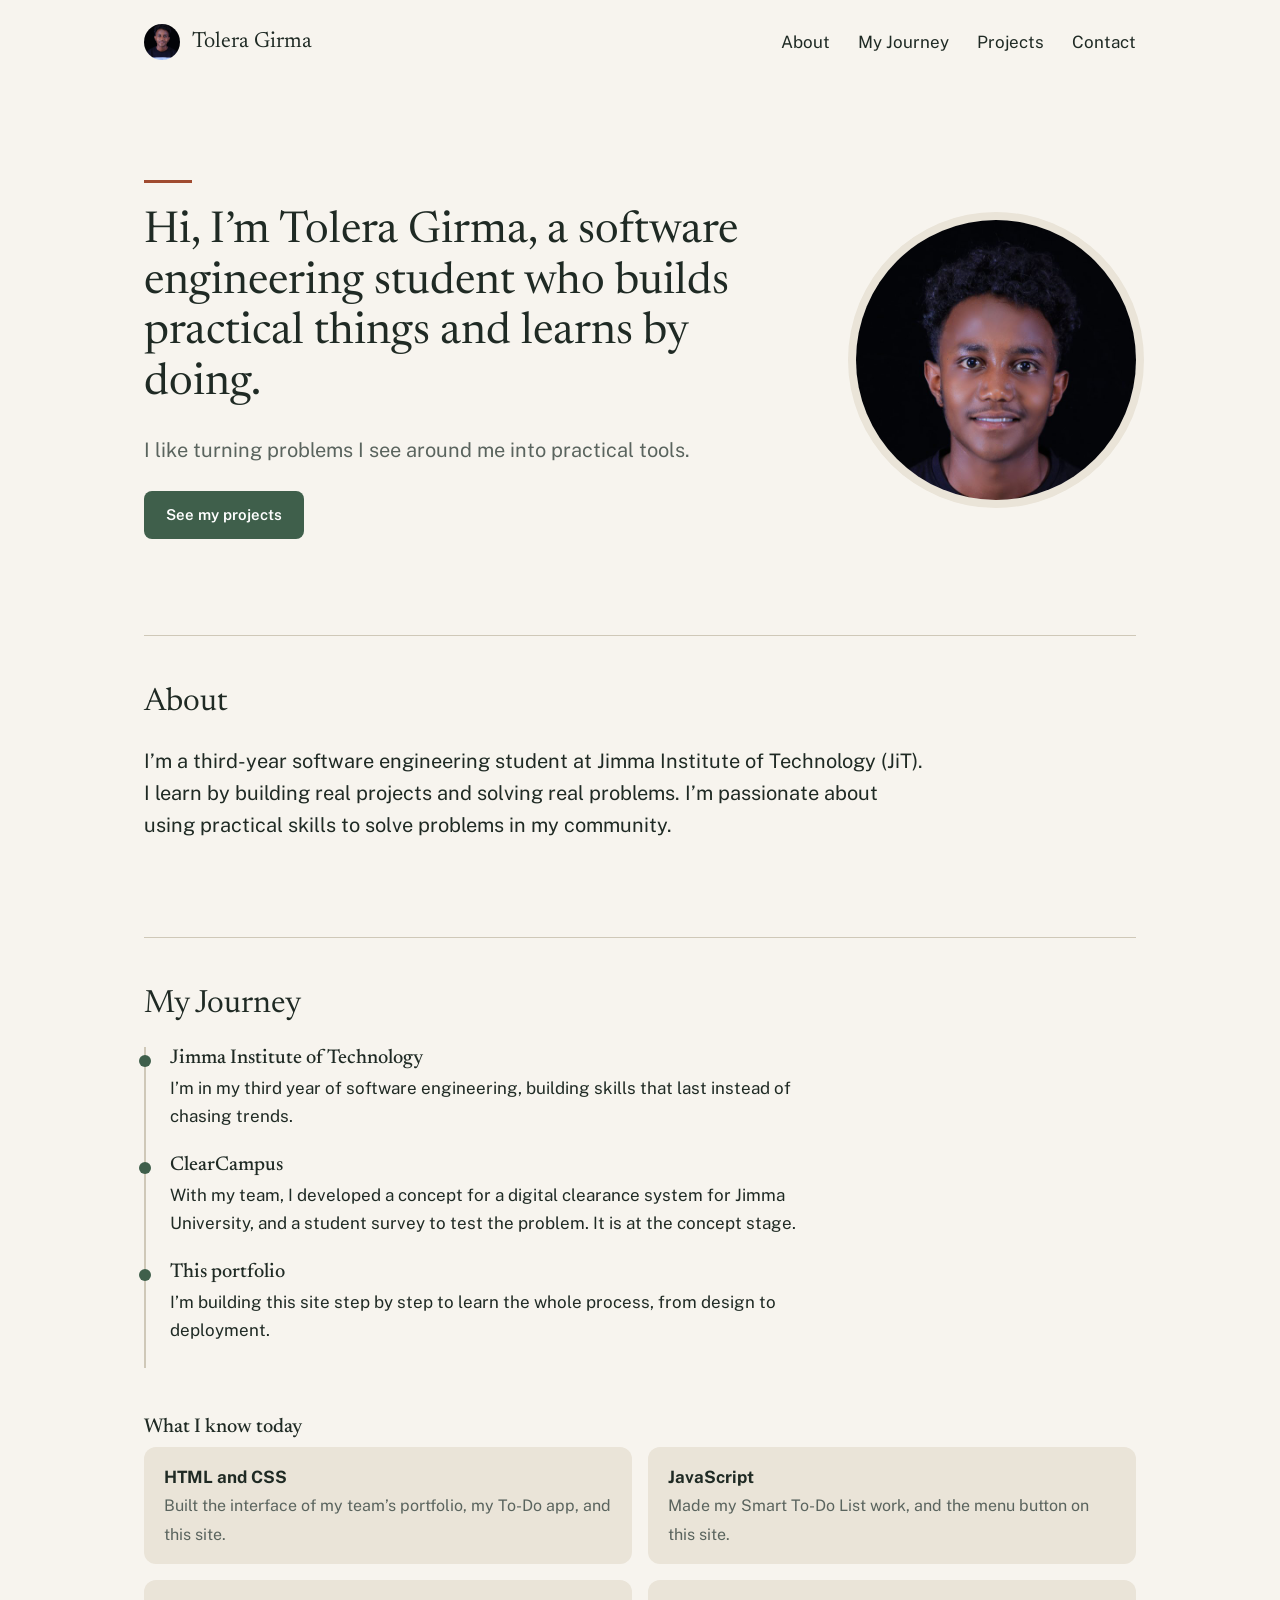
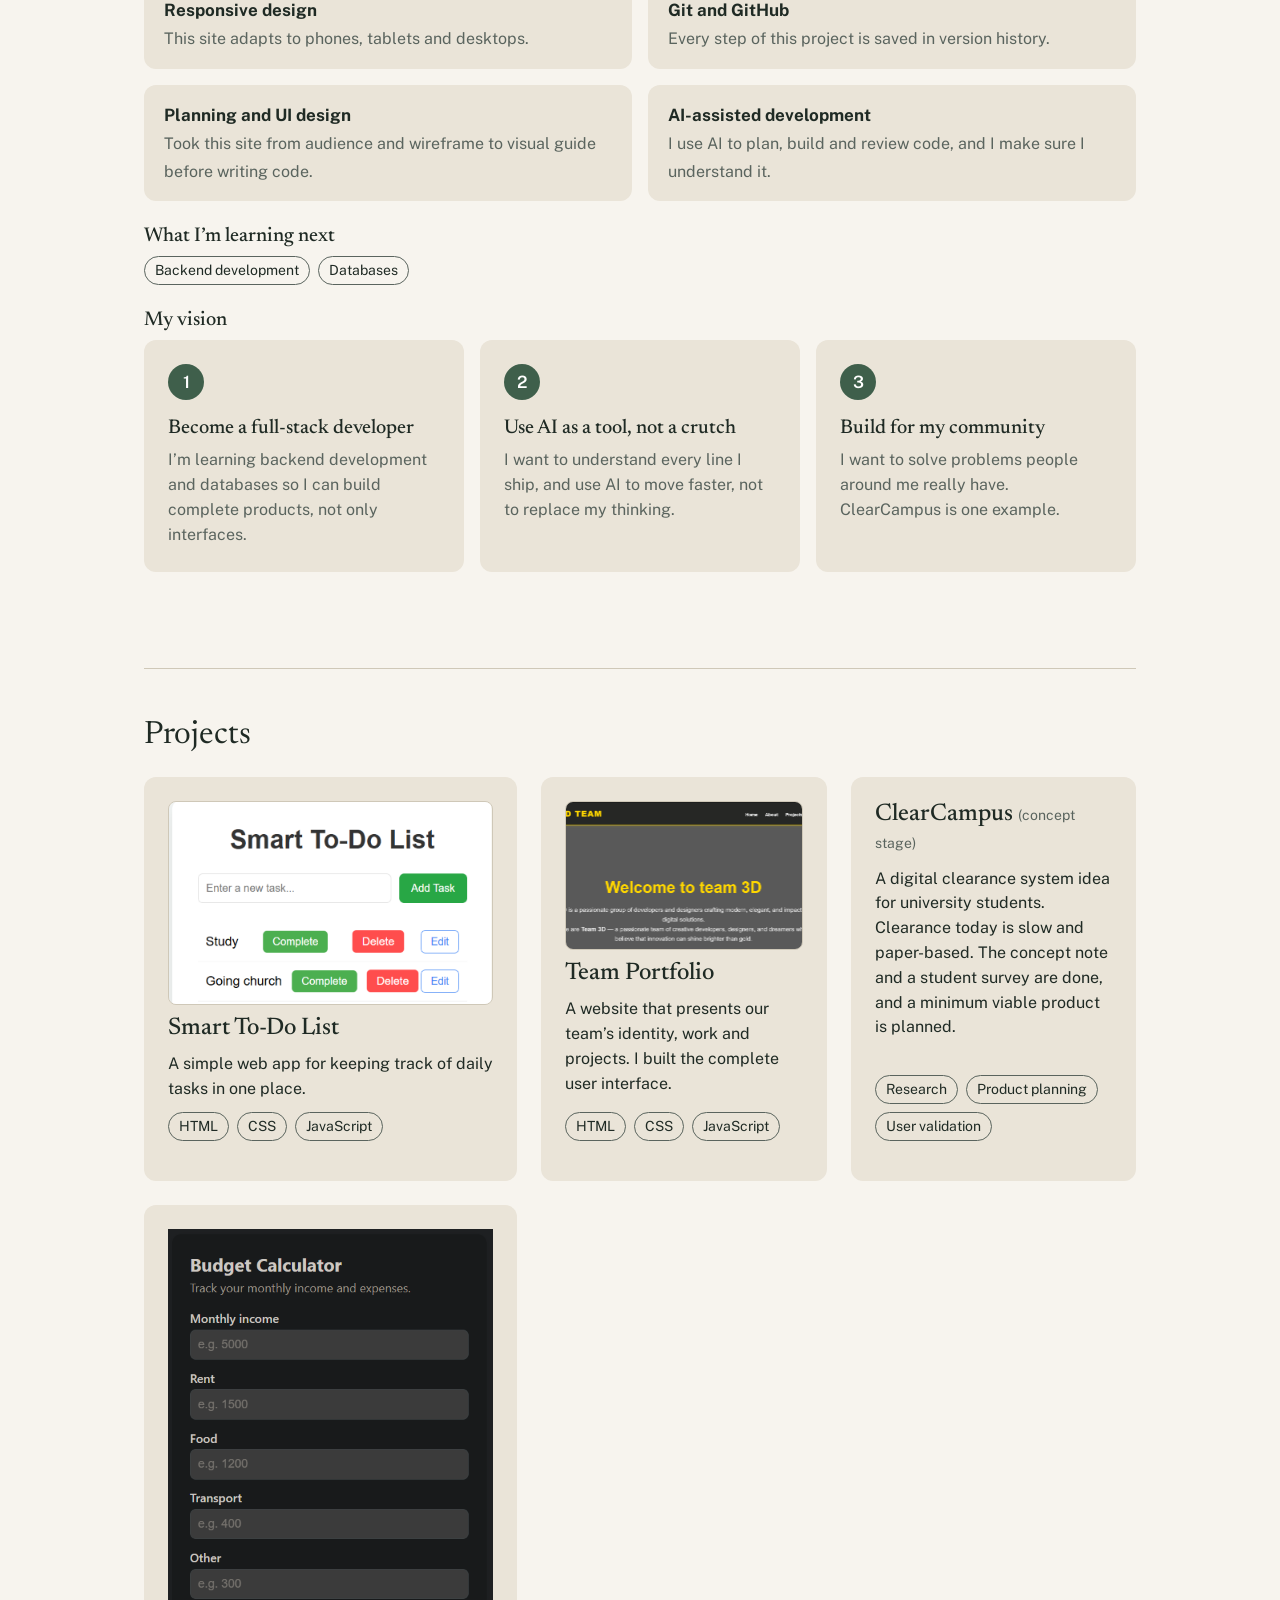
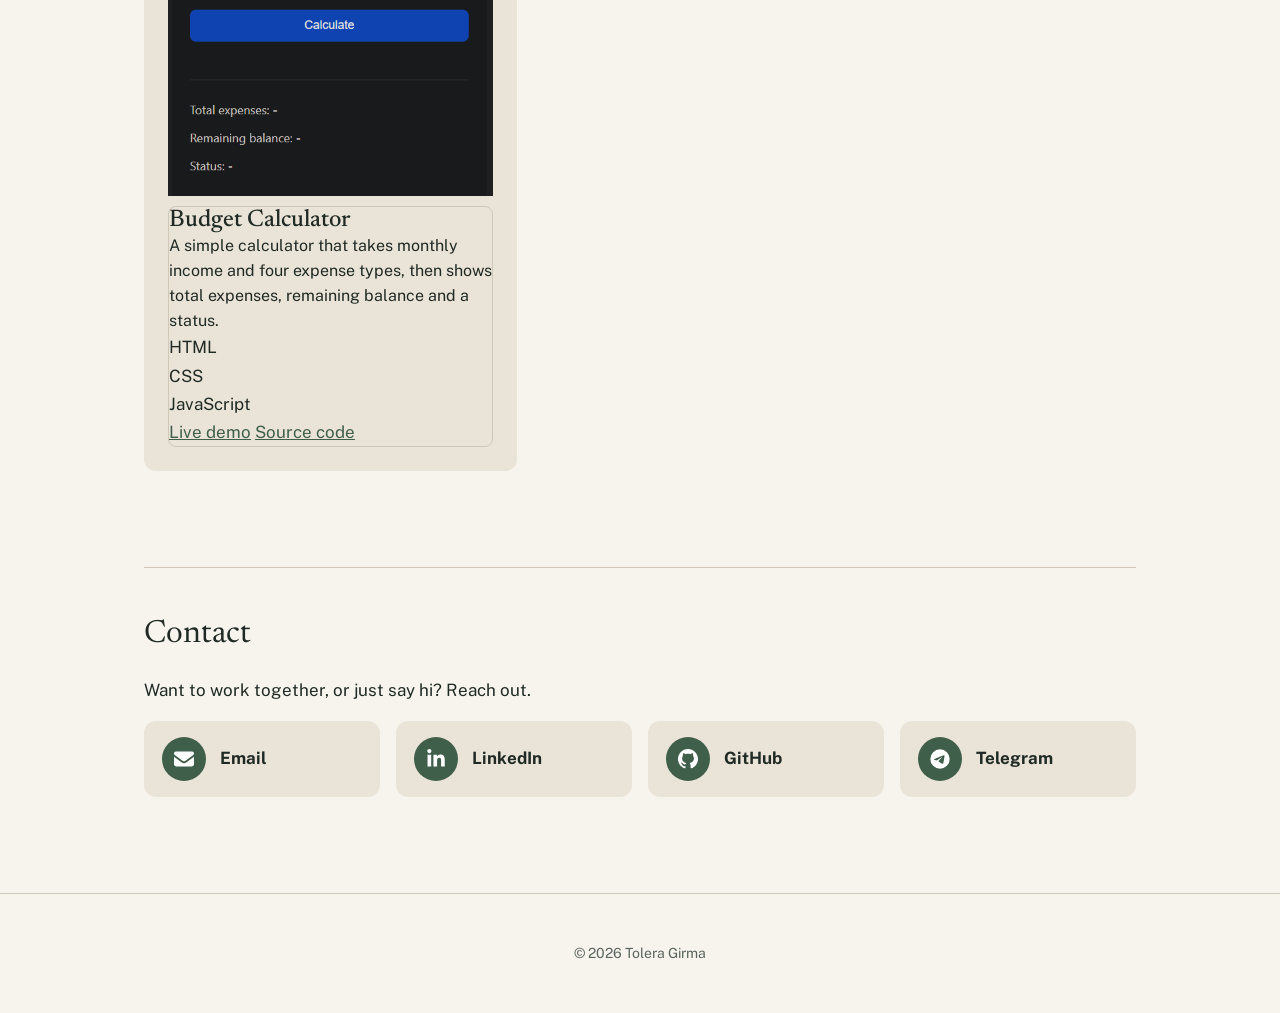
<file: index.html>
<!DOCTYPE html>
<html lang="en">
<head>
  <meta charset="UTF-8">
  <meta name="viewport" content="width=device-width, initial-scale=1">  <meta name="color-scheme" content="light dark">
  <meta name="theme-color" content="#F7F4EE" media="(prefers-color-scheme: light)">
  <meta name="theme-color" content="#171C19" media="(prefers-color-scheme: dark)">
  <meta name="description" content="Tolera Girma, a software engineering student who builds practical things and learns by doing.">
    <!-- Link preview (Open Graph and Twitter card) -->
  <meta property="og:type" content="website">
  <meta property="og:title" content="Tolera Girma – Software Engineering Student">
  <meta property="og:description" content="I like turning problems I see around me into practical tools. Projects, skills and my journey as a software engineering student.">
  <meta property="og:url" content="https://tolera-g.github.io/Tolera-Portifolio">
  <meta property="og:image" content="https://tolera-g.github.io/Tolera-Portifolio/images/share.png">
  <meta property="og:image:alt" content="Tolera Girma, software engineering student, with a portrait photo">
  <meta name="twitter:card" content="summary_large_image">
  <title>Tolera Girma – Software Engineering Student</title>
  <link rel="icon" href="images/tolera-small.jpg">
  <link rel="preconnect" href="https://fonts.googleapis.com">
  <link rel="preconnect" href="https://fonts.gstatic.com" crossorigin>
  <link rel="stylesheet" href="https://fonts.googleapis.com/css2?family=Newsreader:wght@400;500&family=Public+Sans:wght@400;600&display=swap">
  <link rel="stylesheet" href="style.css">
</head>
<body>

  <!-- 1. Navigation bar -->
  <header class="site-header">
    <a class="site-name" href="#top">
  <img class="site-photo" src="images/tolera.JPG" alt="" width="36" height="36">
  <span>Tolera Girma</span>
</a>
    <button class="menu-toggle" type="button" aria-expanded="false" aria-controls="main-nav" aria-label="Menu">
  <svg viewBox="0 0 24 24" aria-hidden="true" focusable="false">
    <path d="M4 6h16M4 12h16M4 18h16"/>
  </svg>
</button>
<nav id="main-nav" aria-label="Main">
      <ul>
        <li><a href="#about">About</a></li>
        <li><a href="#journey">My Journey</a></li>
        <li><a href="#projects">Projects</a></li>
        <li><a href="#contact">Contact</a></li>
      </ul>
    </nav>
  </header>

  <main id="top">

    <!-- 2. Hero: the 10-second message -->
    <section class="hero" aria-labelledby="hero-title">
      <div class="hero-text">
        <h1 id="hero-title">Hi, I’m Tolera Girma, a software engineering student who builds practical things and learns by doing.</h1>
        <p>I like turning problems I see around me into practical tools.</p>
        <a class="button" href="#projects">See my projects</a>
      </div>
      <img class="hero-photo" src="images/tolera-hero.jpg" alt="Portrait of Tolera Girma" width="280" height="280">
    </section>

    <!-- 3. About -->
    <section id="about" aria-labelledby="about-title">
      <h2 id="about-title">About</h2>
      <p>I’m a third-year software engineering student at Jimma Institute of Technology (JiT). I learn by building real projects and solving real problems. I’m passionate about using practical skills to solve problems in my community.</p>
    </section>

    <!-- 4. My Journey (to be written by Tolera) -->
    <section id="journey" aria-labelledby="journey-title">
  <h2 id="journey-title">My Journey</h2>

  <ol class="timeline">
    <li>
      <h3>Jimma Institute of Technology</h3>
      <p>I’m in my third year of software engineering, building skills that last instead of chasing trends.</p>
    </li>
    <li>
      <h3>ClearCampus</h3>
      <p>With my team, I developed a concept for a digital clearance system for Jimma University, and a student survey to test the problem. It is at the concept stage.</p>
    </li>
    <li>
      <h3>This portfolio</h3>
      <p>I’m building this site step by step to learn the whole process, from design to deployment.</p>
    </li>
  </ol>

  <h3 class="subhead">What I know today</h3>
  <ul class="skill-list">
    <li><strong>HTML and CSS</strong><span>Built the interface of my team’s portfolio, my To-Do app, and this site.</span></li>
    <li><strong>JavaScript</strong><span>Made my Smart To-Do List work, and the menu button on this site.</span></li>
    <li><strong>Responsive design</strong><span>This site adapts to phones, tablets and desktops.</span></li>
    <li><strong>Git and GitHub</strong><span>Every step of this project is saved in version history.</span></li>
    <li><strong>Planning and UI design</strong><span>Took this site from audience and wireframe to visual guide before writing code.</span></li>
    <li><strong>AI-assisted development</strong><span>I use AI to plan, build and review code, and I make sure I understand it.</span></li>
  </ul>

  <h3 class="subhead">What I’m learning next</h3>
  <ul class="tags" aria-label="Skills I am learning">
    <li>Backend development</li>
    <li>Databases</li>
  </ul>

  <h3 class="subhead">My vision</h3>
  <ul class="vision-list">
  <li class="vision-card">
    <span class="vision-number" aria-hidden="true">1</span>
    <h4>Become a full-stack developer</h4>
    <p>I’m learning backend development and databases so I can build complete products, not only interfaces.</p>
  </li>
  <li class="vision-card">
    <span class="vision-number" aria-hidden="true">2</span>
    <h4>Use AI as a tool, not a crutch</h4>
    <p>I want to understand every line I ship, and use AI to move faster, not to replace my thinking.</p>
  </li>
  <li class="vision-card">
    <span class="vision-number" aria-hidden="true">3</span>
    <h4>Build for my community</h4>
    <p>I want to solve problems people around me really have. ClearCampus is one example.</p>
  </li>
</ul>

    <!-- 5. Projects -->
    <section id="projects" aria-labelledby="projects-title">
      <h2 id="projects-title">Projects</h2>

      <article class="project-card">
        <img class="project-shot" src="images/smart to do.png" alt="Screenshot of the Smart To-Do List app showing a list of tasks" width="640" height="400" loading="lazy">
        <h3>Smart To-Do List</h3>
        <p>A simple web app for keeping track of daily tasks in one place.</p>
        <ul class="tags" aria-label="Skills used">
          <li>HTML</li>
          <li>CSS</li>
          <li>JavaScript</li>
        </ul>
        <!-- Project link goes here later -->
      </article>

      <article class="project-card">
        <img class="project-shot" src="images/team.png" alt="Screenshot of the Team Portfolio website homepage" width="640" height="400" loading="lazy">
        <h3>Team Portfolio</h3>
        <p>A website that presents our team’s identity, work and projects. I built the complete user interface.</p>
        <ul class="tags" aria-label="Skills used">
          <li>HTML</li>
          <li>CSS</li>
          <li>JavaScript</li>
        </ul>
        <!-- Project link goes here later -->
      </article>

      <article class="project-card">
        <!-- Visual goes here later -->
        <h3>ClearCampus <span class="status">(concept stage)</span></h3>
        <p>A digital clearance system idea for university students. Clearance today is slow and paper-based. The concept note and a student survey are done, and a minimum viable product is planned.</p>
        <ul class="tags" aria-label="Skills used">
          <li>Research</li>
          <li>Product planning</li>
          <li>User validation</li>
        </ul>
      </article>
      <!-- Budget Calculator -->
<article class="project-card">
  <img
    src="images/calculator.png"
    alt="Screenshot of the Budget Calculator showing total expenses and remaining balance"
    loading="lazy">
  <div class="project-shot">
    <h3>Budget Calculator</h3>
    <p>
      A simple calculator that takes monthly income and four expense types,
      then shows total expenses, remaining balance and a status.
    </p>
    <ul class="project-tags">
      <li>HTML</li>
      <li>CSS</li>
      <li>JavaScript</li>
    </ul>
    <div class="project-links">
      <a href="https://tolera-g.github.io/BUDGET-CALCULATOR/" target="_blank" rel="noopener">Live demo</a>
      <a href="https://github.com/Tolera-G/BUDGET-CALCULATOR" target="_blank" rel="noopener">Source code</a>
    </div>
  </div>
</article>
    </section>

    <!-- 6. Contact -->
    <section id="contact" aria-labelledby="contact-title">
      <h2 id="contact-title">Contact</h2>
      <p>Want to work together, or just say hi? Reach out.</p>
      <ul class="contact-links">
        <li>
          <a class="contact-card" href="mailto:tolergirm@gmail.com">
            <span class="contact-icon"><svg viewBox="0 0 512 512" aria-hidden="true" focusable="false"><path d="M48 64c-26.5 0-48 21.5-48 48 0 15.1 7.1 29.3 19.2 38.4l208 156c17.1 12.8 40.5 12.8 57.6 0l208-156c12.1-9.1 19.2-23.3 19.2-38.4 0-26.5-21.5-48-48-48L48 64zM0 196L0 384c0 35.3 28.7 64 64 64l384 0c35.3 0 64-28.7 64-64l0-188-198.4 148.8c-34.1 25.6-81.1 25.6-115.2 0L0 196z"/></svg></span>
            <span class="contact-text"><strong>Email</strong></span>
          </a>
        </li>
        <li>
          <a class="contact-card" href="https://www.linkedin.com/in/tolera-girma">
            <span class="contact-icon"><svg viewBox="0 0 448 512" aria-hidden="true" focusable="false"><path d="M100.3 448l-92.9 0 0-299.1 92.9 0 0 299.1zM53.8 108.1C24.1 108.1 0 83.5 0 53.8 0 39.5 5.7 25.9 15.8 15.8s23.8-15.8 38-15.8 27.9 5.7 38 15.8 15.8 23.8 15.8 38c0 29.7-24.1 54.3-53.8 54.3zM447.9 448l-92.7 0 0-145.6c0-34.7-.7-79.2-48.3-79.2-48.3 0-55.7 37.7-55.7 76.7l0 148.1-92.8 0 0-299.1 89.1 0 0 40.8 1.3 0c12.4-23.5 42.7-48.3 87.9-48.3 94 0 111.3 61.9 111.3 142.3l0 164.3-.1 0z"/></svg></span>
            <span class="contact-text"><strong>LinkedIn</strong></span>
          </a>
        </li>
        <li>
          <a class="contact-card" href="https://github.com/Tolera-G">
            <span class="contact-icon"><svg viewBox="0 0 512 512" aria-hidden="true" focusable="false"><path d="M216.5 362.5c-66-8-112.5-55.5-112.5-117 0-25 9-52 24-70-6.5-16.5-5.5-51.5 2-66 20-2.5 47 8 63 22.5 19-6 39-9 63.5-9s44.5 3 62.5 8.5c15.5-14 43-24.5 63-22 7 13.5 8 48.5 1.5 65.5 16 19 24.5 44.5 24.5 70.5 0 61.5-46.5 108-113.5 116.5 17 11 28.5 35 28.5 62.5l0 52C323 491.5 335.5 500 350.5 494 441 459.5 512 369 512 257 512 115.5 397 0 255.5 0S0 115.5 0 257c0 111 70.5 203 165.5 237.5 13.5 5 26.5-4 26.5-17.5l0-40c-7 3-16 5-24 5-33 0-52.5-18-66.5-51.5-5.5-13.5-11.5-21.5-23-23-6-.5-8-3-8-6 0-6 10-10.5 20-10.5 14.5 0 27 9 40 27.5 10 14.5 20.5 21 33 21s20.5-4.5 32-16c8.5-8.5 15-16 21-21z"/></svg></span>
            <span class="contact-text"><strong>GitHub</strong></span>
          </a>
        </li>
        <li>
          <a class="contact-card" href="https://t.me/kibowreal">
            <span class="contact-icon"><svg viewBox="0 0 512 512" aria-hidden="true" focusable="false"><path d="M256 8a248 248 0 1 0 0 496 248 248 0 1 0 0-496zM371 176.7c-3.7 39.2-19.9 134.4-28.1 178.3-3.5 18.6-10.3 24.8-16.9 25.4-14.4 1.3-25.3-9.5-39.3-18.7-21.8-14.3-34.2-23.2-55.3-37.2-24.5-16.1-8.6-25 5.3-39.5 3.7-3.8 67.1-61.5 68.3-66.7 .2-.7 .3-3.1-1.2-4.4s-3.6-.8-5.1-.5c-2.2 .5-37.1 23.5-104.6 69.1-9.9 6.8-18.9 10.1-26.9 9.9-8.9-.2-25.9-5-38.6-9.1-15.5-5-27.9-7.7-26.8-16.3 .6-4.5 6.7-9 18.4-13.7 72.3-31.5 120.5-52.3 144.6-62.3 68.9-28.6 83.2-33.6 92.5-33.8 2.1 0 6.6 .5 9.6 2.9 2 1.7 3.2 4.1 3.5 6.7 .5 3.2 .6 6.5 .4 9.8z"/></svg></span>
            <span class="contact-text"><strong>Telegram</strong></span>
          </a>
        </li>
      </ul>
      <!-- Icons: Font Awesome Free (CC BY 4.0), fontawesome.com/license/free -->
    </section>

  </main>

  <!-- 7. Footer -->
  <footer class="site-footer">
    <p>© 2026 Tolera Girma</p>
  </footer>

  <script src="main.js"></script>
</body>
</html>
</file>
<file: style.css>
/* 1. Design tokens (named values used everywhere below) */
:root {
  --on-forest: #fff;                      /* text and icons on green buttons */
  --shadow: rgba(31, 42, 36, 0.12);       /* soft shadows */
  --glass: rgba(247, 244, 238, 0.6);      /* see-through menu background */
  color-scheme: light dark;
  --paper: #F7F4EE;   /* page background */
  --sand: #EAE4D8;    /* cards, bands */
  --sand-deep: #E6DFCF; /* hover tint for cards */
  --ink: #1F2A24;     /* headings, main text */
  --stone: #5A645E;   /* secondary text */
  --forest: #3F5F4B;  /* buttons, links */
  --clay: #A04B30;    /* one small highlight per screen */
  --line: #CFC8B8;    /* thin dividers */
  --card-hover: #DFE7DA;   /* project card hover color */

  --font-heading: 'Newsreader', Georgia, serif;
  --font-body: 'Public Sans', system-ui, sans-serif;

  --space-1: 8px;
  --space-2: 16px;
  --space-3: 24px;
  --space-6: 48px;
  --space-12: 96px;
  --max-width: 1040px;
}

/* 2. Base */
* { box-sizing: border-box; }

html { scroll-behavior: smooth; }

body {
  margin: 0;
  background: var(--paper);
  color: var(--ink);
  font-family: var(--font-body);
  font-size: 17px;
  line-height: 1.65;
}

h1, h2, h3 {
  font-family: var(--font-heading);
  font-weight: 400;
  line-height: 1.15;
  margin: 0;
}

h1 { font-size: 44px; }
h2 { font-size: 32px; margin-bottom: var(--space-3); }
h3 { font-size: 24px; font-weight: 500; }

p { margin: 0 0 var(--space-2); }

a { color: var(--forest); }

ul { list-style: none; margin: 0; padding: 0; }

/* Keyboard users can always see where they are */
a:focus-visible {
  outline: 3px solid var(--ink);
  outline-offset: 3px;
}

/* 3. Header and navigation */
.site-header {
  max-width: var(--max-width);
  margin: 0 auto;
  padding: var(--space-3);
  display: flex;
  align-items: center;
  justify-content: space-between;
}

.site-name {
  font-family: var(--font-heading);
  font-size: 22px;
  color: var(--ink);
  text-decoration: none;
  display: inline-flex;
  align-items: center;
  gap: 12px;
}

.site-photo {
  flex: none;
  width: 36px;
  height: 36px;
  border-radius: 50%;
  object-fit: cover;
}
.site-header nav ul {
  display: flex;
  gap: 28px;
}

.site-header nav a {
  color: var(--ink);
  text-decoration: none;
}

.site-header nav a:hover {
  color: var(--forest);
  text-decoration: underline;
}
.menu-toggle {
  display: none;
}
/* 4. Main content width and section rhythm */
main {
  max-width: var(--max-width);
  margin: 0 auto;
  padding: 0 var(--space-3);
}

main > section {
  padding-top: var(--space-12);
  scroll-margin-top: var(--space-3);
}
/* Section spacing: a clear gap and a thin line before each section */
#about,
#journey,
#projects,
#contact {
  margin-top: var(--space-12);
  padding-top: var(--space-6);
  border-top: 1px solid var(--line);
}
/* 5. Hero */
.hero {
  display: flex;
  align-items: center;
  justify-content: space-between;
  gap: var(--space-6);
}
.hero-text { flex: 1; }
.hero-photo {
  flex: none;
  width: 280px;
  aspect-ratio: 1 / 1;
  height: auto;
  object-fit: cover;
  border-radius: 50%;
  box-shadow: 0 0 0 8px var(--sand);
}
.hero h1 {
  max-width: 760px;
  margin-bottom: var(--space-3);
}

/* The one small clay highlight */
.hero-text::before {
  content: "";
  display: block;
  width: 48px;
  height: 3px;
  background: var(--clay);
  margin-bottom: var(--space-3);
}

.hero p {
  font-size: 20px;
  color: var(--stone);
  margin-bottom: var(--space-3);
}

/* 6. Buttons (hero and contact) */
.button {
  display: inline-block;
  background: var(--forest);
  color: var(--on-forest);
  padding: 12px 22px;
  border-radius: 8px;
  font-weight: 600;
  font-size: 15px;
  text-decoration: none;
}

.button:hover { background: var(--ink); }

/* 7. About */
#about p {
  max-width: 65ch;
  font-size: 20px;
  line-height: 1.6;
  font-weight: 400;
  color: var(--ink);
}
/* 7b. My Journey: timeline, skills and vision */
.timeline {
  list-style: none;
  margin: 0 0 var(--space-6);
  padding: 0;
  border-left: 2px solid var(--line);
}

.timeline li {
  position: relative;
  padding: 0 0 var(--space-3) var(--space-3);
}

/* The small green dot on the line */
.timeline li::before {
  content: "";
  position: absolute;
  left: -7px;
  top: 8px;
  width: 12px;
  height: 12px;
  border-radius: 50%;
  background: var(--forest);
}

.timeline h3 { font-size: 20px; margin-bottom: 4px; }
.timeline p { margin: 0; max-width: 640px; }

/* Small headings: "What I know today", "My vision" */
.subhead { font-size: 20px; margin: var(--space-3) 0 var(--space-1); }

/* Skill cards */
.skill-list {
  display: grid;
  grid-template-columns: repeat(2, 1fr);
  gap: var(--space-2);
  margin-bottom: var(--space-2);
}

.skill-list li {
  background: var(--sand);
  border-radius: 12px;
  padding: var(--space-2) 20px;
}

.skill-list strong { display: block; }
.skill-list span { font-size: 16px; color: var(--stone); }

/* "What I'm learning next" pills sit a little apart from the vision */
#journey .tags { margin-bottom: var(--space-2); }

/* Vision */
.vision-list {
  display: grid;
  grid-template-columns: repeat(3, 1fr);
  gap: var(--space-2);
}

.vision-card {
  background: var(--sand);
  border-radius: 12px;
  padding: var(--space-3);
}

/* Green numbered circle, like the contact icons */
.vision-number {
  display: flex;
  align-items: center;
  justify-content: center;
  width: 36px;
  height: 36px;
  margin-bottom: var(--space-2);
  border-radius: 50%;
  background: var(--forest);
  color: #fff;
  font-weight: 600;
}

.vision-card h4 {
  font-family: var(--font-heading);
  font-size: 20px;
  font-weight: 500;
  line-height: 1.2;
  margin: 0 0 var(--space-1);
}

.vision-card p {
  margin: 0;
  font-size: 16px;
  line-height: 1.55;
  color: var(--stone);
}

/* 8. Projects: three cards side by side */
#projects {
  display: grid;
  grid-template-columns: repeat(3, 1fr);
  gap: var(--space-3);
}

/* The section heading spans all three columns */
#projects h2 { grid-column: 1 / -1; margin-bottom: 0; }

.project-card {
  background: var(--sand);
  border-radius: 12px;
  padding: var(--space-3);
  display: flex;
  flex-direction: column;
  gap: 10px;
}

.project-card p {
  margin: 0;
  font-size: 16px;
  line-height: 1.55;
}

.status {
  font-family: var(--font-body);
  font-size: 14px;
  font-weight: 400;
  color: var(--stone);
}

.project-shot {
  display: block;
  width: 100%;
  height: auto;
  aspect-ratio: 16 / 10;
  object-fit: cover;
  object-position: top;
  border-radius: 8px;
  border: 1px solid var(--line);
}

.tags {
  display: flex;
  flex-wrap: wrap;
  gap: var(--space-1);
  margin-top: auto;
}

.tags li {
  border: 1px solid var(--stone);
  border-radius: 20px;
  padding: 3px 10px;
  font-size: 14px;
  line-height: 1.5;
}

/* 9. Contact: four icon cards in a responsive grid */
.contact-links {
  display: grid;
  grid-template-columns: repeat(4, 1fr);
  gap: var(--space-2);
}

.contact-card {
  display: flex;
  align-items: center;
  gap: 14px;
  height: 100%;
  padding: var(--space-2) 18px;
  background: var(--sand);
  border-radius: 12px;
  color: var(--ink);
  text-decoration: none;
  transition: background 0.15s ease, color 0.15s ease;
}

.contact-icon {
  flex: none;
  width: 44px;
  height: 44px;
  border-radius: 50%;
  background: var(--forest);
  display: flex;
  align-items: center;
  justify-content: center;
  transition: background 0.15s ease;
}

.contact-icon svg {
  width: 20px;
  height: 20px;
  fill: var(--on-forest);
  transition: fill 0.15s ease;
}

.contact-text {
  display: flex;
  flex-direction: column;
  min-width: 0;
  line-height: 1.35;
}

.contact-card:hover { background: var(--forest); color: var(--on-forest); }
.contact-card:hover .contact-icon { background: var(--on-forest); }
.contact-card:hover .contact-icon svg { fill: var(--forest); }

/* 10. Footer */
.site-footer {
  margin-top: var(--space-12);
  padding: var(--space-6) var(--space-3);
  border-top: 1px solid var(--line);
  text-align: center;
  color: var(--stone);
  font-size: 14px;
}

.site-footer p { margin: 0; }

/* ==========================================================
   11. Responsive layout (Day 10)
   Rules inside @media only apply when the screen is at most
   that wide. They come last so they override the desktop rules.
   ========================================================== */

/* Tablet: up to 900 px wide */
@media (max-width: 900px) {
  h1 { font-size: 38px; }
  .hero {
    flex-direction: column;
    align-items: flex-start;
  }
    .hero-photo {
    width: min(100%, 280px);
  }

  main > section { padding-top: 72px; }
    #about,
  #journey,
  #projects,
  #contact { margin-top: 72px; }

  /* Two cards per row; the third card takes the full width */
  #projects { grid-template-columns: repeat(2, 1fr); }
  .project-card:nth-of-type(3) { grid-column: 1 / -1; }

  /* Contact cards: two by two */
  .contact-links { grid-template-columns: repeat(2, 1fr); }
}

/* Phone: up to 600 px wide */
@media (max-width: 600px) {
  body { font-size: 16px; }

  h1 { font-size: 32px; }
  h2 { font-size: 26px; }

  /* Name on top, menu below it */
  .site-header {
    flex-wrap: wrap;
    justify-content: space-between;
    gap: 12px;
    padding: var(--space-2);
    position: relative;
  }

  .site-header nav ul {
        flex-direction: column;
    gap: 0;
  }
    .skill-list { grid-template-columns: 1fr; }
      #about,
  #journey,
  #projects,
  #contact {
    margin-top: 64px;
    padding-top: 32px;
  }

  /* Taller links are easier to tap with a thumb */
      .site-header nav a {
    display: block;
    padding: 10px 14px;
    border-radius: 8px;
  }

  .site-header nav a:hover {
    background: var(--sand);
    text-decoration: none;
  }

    .menu-toggle {
    display: inline-flex;
    align-items: center;
    justify-content: center;
    width: 44px;
    height: 44px;
    padding: 0;
    background: none;
    border: 2px solid var(--ink);
    border-radius: 8px;
    color: var(--ink);
    cursor: pointer;
  }

  .menu-toggle svg {
    width: 22px;
    height: 22px;
    fill: none;
    stroke: currentColor;
    stroke-width: 2;
    stroke-linecap: round;
  }
    .vision-list { grid-template-columns: 1fr; }

      /* The menu becomes a small, see-through dropdown box under the button */
  .site-header nav {
    display: none;
    position: absolute;
    top: 100%;
    right: var(--space-2);
    z-index: 10;
    width: max-content;
    max-width: calc(100vw - 32px);
    padding: 6px;
    background: var(--glass);
    -webkit-backdrop-filter: blur(8px);
    backdrop-filter: blur(8px);
    border: 1px solid var(--line);
    border-radius: 12px;
    box-shadow: 0 8px 24px rgba(31, 42, 36, 0.12);
  }
  .site-header nav.open { display: block; }
  main { padding: 0 var(--space-2); }
  main > section { padding-top: 56px; }

  .hero p { font-size: 18px; }

  /* One card per row */
  #projects { grid-template-columns: 1fr; }
  .project-card:nth-of-type(3) { grid-column: auto; }

  /* Contact cards: one per row, full width */
  .contact-links { grid-template-columns: 1fr; }

  .site-footer { margin-top: 64px; }
}

/* ==========================================================
   12. Card hover effects
   Only for devices with a real pointer (mouse or trackpad),
   so phones don't get "stuck" hover states.
   ========================================================== */
@media (hover: hover) and (pointer: fine) {

  /* Project cards: a gentle lift */
  .project-card {
        transition: transform 0.2s ease, box-shadow 0.2s ease, background 0.2s ease;
  }

  .project-card:hover,
  .project-card:focus-within {
        transform: translateY(-4px);
    box-shadow: 0 10px 24px rgba(31, 42, 36, 0.12);
    background: var(--card-hover);
  }

  /* Skill and vision cards: a soft tint, no movement */
  .skill-list li,
  .vision-card {
    transition: background 0.2s ease, box-shadow 0.2s ease;
  }

  .skill-list li:hover,
  .vision-card:hover {
    background: var(--sand-deep);
    box-shadow: inset 0 0 0 1px var(--forest);
  }
}

/* For visitors who asked their device to reduce motion: no lift */
@media (prefers-reduced-motion: reduce) {
  .project-card,
  .project-card:hover,
  .project-card:focus-within {
    transform: none;
    transition: none;
  }
}
 
/* ==========================================================
   13. Dark theme: follows the visitor's device setting.
   Same variable names, new values. Nothing else changes.
   ========================================================== */
@media (prefers-color-scheme: dark) {
  :root {
    --paper: #171C19;
    --sand: #232B26;
    --sand-deep: #2B352F;
    --ink: #EDEAE2;
    --stone: #A9B2AB;
    --forest: #8FB59C;
    --clay: #D07A5A;
    --line: #36403A;
    --on-forest: #12201A;
    --shadow: rgba(0, 0, 0, 0.4);
    --glass: rgba(23, 28, 25, 0.6);
   --card-hover: #2C3A31;
  }
}
</file>
